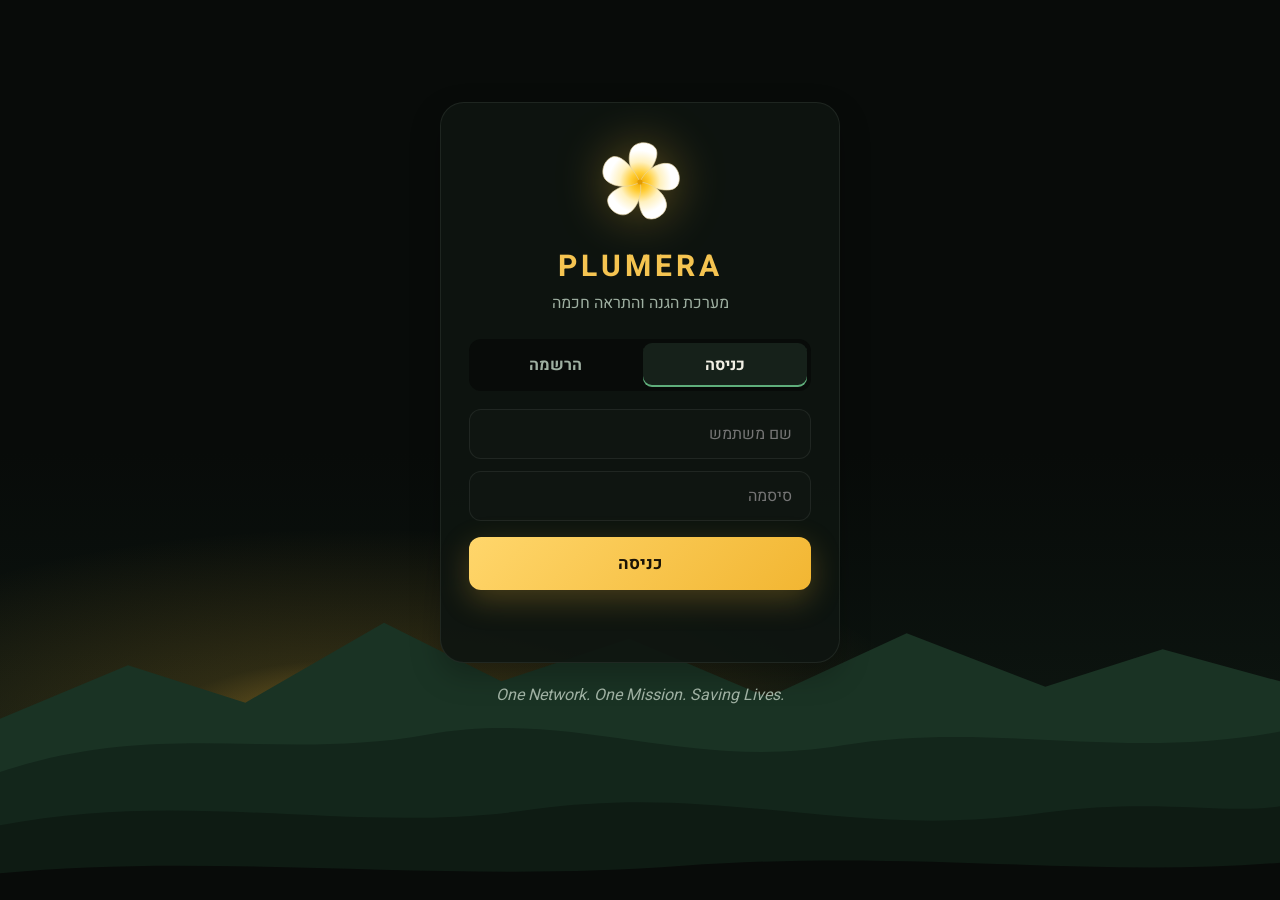
<file: index.html>
<!DOCTYPE html>
<!-- הדף בעברית, והכיוון שלו מימין לשמאל -->
<html lang="he" dir="rtl">
<head>
  <!-- מאפשר להציג עברית ותווים מיוחדים -->
  <meta charset="UTF-8">
  <!-- מתאים את הדף לגודל המסך, גם בטלפון -->
  <meta name="viewport" content="width=device-width, initial-scale=1.0">
  <!-- השם שמופיע בלשונית של הדפדפן -->
  <title>PLUMERA | בית</title>

  <!-- גופן עברי מ-Google Fonts -->
  <link href="https://fonts.googleapis.com/css2?family=Heebo:wght@300;400;500;700;800;900&display=swap" rel="stylesheet">

  <!-- קישור לקובץ העיצוב (משותף לכל ארבעת העמודים) -->
  <link rel="stylesheet" href="FinalProject1.css">

  <!-- הגדרות שהופכות את האתר לאפליקציה שאפשר להוסיף למסך הבית -->
  <link rel="manifest" href="manifest.json">
  <meta name="theme-color" content="#080b09">
  <link rel="icon" href="flower.svg">
  <link rel="apple-touch-icon" href="icon-192.png">
  <meta name="apple-mobile-web-app-capable" content="yes">
  <meta name="apple-mobile-web-app-title" content="PLUMERA">
</head>
<!-- data-page אומר לקובץ ה-JS באיזה עמוד אנחנו -->
<body data-page="home">

  <!-- ========== סרגל עליון וניווט (זהה בכל העמודים) ========== -->
  <header class="topbar">
    <!-- הלוגו: לחיצה עליו מחזירה לעמוד הבית -->
    <a class="logo" href="index.html">
      <img class="logo-icon" src="flower.svg" alt="">
      <div>
        <strong>PLUMERA</strong>
        <small>מערכת הגנה והתראה חכמה</small>
      </div>
    </a>

    <!-- התפריט: כל קישור פותח עמוד אחר. העמוד הנוכחי מסומן ב-active -->
    <nav class="nav">
      <a class="nav-btn active" href="index.html">בית</a>
      <a class="nav-btn" href="alerts.html">התראות בזמן אמת <span class="badge" id="navCount">0</span> <!-- מספר ההתראות הפעילות --></a>
      <a class="nav-btn" href="about.html">אודות</a>
      <a class="nav-btn" href="history.html">היסטוריה</a>
      <!-- המשתמש המחובר וכפתור יציאה. השם מגיע מ-FinalProject1.js -->
      <span class="user-name">👤 <b id="userName"></b></span>
      <button class="nav-btn logout-btn" onclick="logout()">יציאה</button>
    </nav>
  </header>

  <main class="page">

    <!-- ========== עמוד הבית ========== -->
    <div class="hero">
      <div class="hero-text">
        <!-- תגית קטנה מעל הכותרת -->
        <span class="tag">פרויקט גמר · הנדסאי תקשוב וסייבר · התמחות IoT</span>
        <!-- הכותרת הראשית. החלק השני צבוע במעבר צבע -->
        <h1>כשכל שנייה חשובה,<br><span class="gradient">תדעו לפני כולם.</span></h1>
        <p>
          המערכת מתריעה בזמן אמת על פיגועים במרחב הציבורי.
          היא משלבת עמודי מצוקה ברחוב, מצלמות חכמות ודיווחי אזרחים,
          ומראה לכם בדיוק איפה הסכנה ומה המרחק שלה מכם.
        </p>
        <!-- שני כפתורים שפותחים עמודים אחרים -->
        <div class="hero-buttons">
          <a class="btn btn-primary" href="alerts.html">לצפייה בהתראות החיות</a>
          <a class="btn btn-ghost" href="about.html">איך זה עובד?</a>
        </div>
      </div>

      <!-- איור: פרח הפלומריה, הסמל של המערכת, עם טבעות שמתרחבות סביבו -->
      <div class="device">
        <div class="ring"></div>
        <div class="ring ring2"></div>
        <img class="hero-flower" src="flower.svg" alt="פרח פלומריה">
      </div>
    </div>

    <!-- פס עם ארבעה מספרים על הפרויקט -->
    <div class="stats">
      <div class="stat"><b>3</b><span>מקורות מידע שמאמתים כל אירוע</span></div>
      <div class="stat"><b>כולם</b><span>מקבלים כל התראה בזמן אמת</span></div>
      <div class="stat"><b>6</b><span>רכיבים בכל עמוד מצוקה</span></div>
      <div class="stat"><b>0</b><span>זיהוי פנים, פרטיות מלאה</span></div>
    </div>

    <!-- דיווח על פיגוע: מתחיל את כל התהליך של המערכת -->
    <div class="report">
      <div>
        <h2>ראיתם אירוע? דווחו עכשיו</h2>
        <p>לחיצה אחת וזהו: המערכת מזהה את המיקום שלכם ומתריעה מיד בלוח ההתראות.</p>
      </div>
      <div class="report-form">
        <!-- כפתור גדול אחד: מזהה את המיקום ושולח את הדיווח (הפונקציה sendReport ב-FinalProject1.js) -->
        <button id="reportBtn" class="btn btn-primary" style="width: 100%; font-size: 22px; padding: 22px;" onclick="sendReport()">דיווח על פיגוע</button>
      </div>
    </div>

    <!-- הפעלת התראות בטלפון של המשתמש המחובר -->
    <div class="report" style="margin-top: 20px;">
      <div>
        <h2>קבלת התראות לטלפון</h2>
        <p id="joinStatus">לוחצים על הכפתור ומאשרים התראות ומיקום. כל דיווח של חברי המערכת מגיע כהתראה לכל הטלפונים שהפעילו התראות, ובהתראה כתוב כמה האירוע רחוק.</p>
      </div>
      <div class="report-form">
        <button id="joinBtn" class="btn btn-ghost" style="width: 100%;" onclick="joinAlerts()">הפעלת התראות</button>
      </div>
    </div>

    <!-- שלושה כרטיסים: הבעיות שהפרויקט פותר -->
    <h2 class="section-title">למה צריך את זה?</h2>
    <div class="grid">
      <div class="card">
        <div class="icon red">!</div>
        <h3>פערי מידע</h3>
        <p>עובר זמן יקר עד שמתפרסם דיווח רשמי, והרשתות החברתיות לא תמיד מדויקות.</p>
      </div>
      <div class="card">
        <div class="icon amber">?</div>
        <h3>התראות שווא</h3>
        <p>דיווח בודד שלא נבדק יוצר פאניקה מיותרת ופוגע באמון הציבור.</p>
      </div>
      <div class="card">
        <div class="icon blue">→</div>
        <h3>הליכה לכיוון הסכנה</h3>
        <p>בלי מידע בזמן, אנשים עלולים ללכת בדיוק לכיוון האירוע.</p>
      </div>
    </div>

    <!-- ארבעה כרטיסים: היתרונות של המערכת -->
    <h2 class="section-title">מה המערכת נותנת לכם</h2>
    <div class="grid grid-4">
      <div class="card">
        <div class="icon green">✓</div>
        <h3>התראות מאומתות</h3>
        <p>התראה נשלחת לציבור רק אחרי שכמה מקורות אישרו את האירוע.</p>
      </div>
      <div class="card">
        <div class="icon blue">◎</div>
        <h3>מיקום מדויק</h3>
        <p>רואים על המפה איפה האירוע ומה המרחק שלו מכם.</p>
      </div>
      <div class="card">
        <div class="icon red">●</div>
        <h3>עמוד מצוקה בכל רחוב</h3>
        <p>לחיצה אחת על הלחצן שולחת דיווח עם המיקום המדויק של העמוד.</p>
      </div>
      <div class="card">
        <div class="icon amber">◐</div>
        <h3>שומרים על פרטיות</h3>
        <p>המצלמות מזהות התנהגות חריגה, אבל לא מזהות פנים.</p>
      </div>
    </div>

    <!-- ארבעת השלבים של המערכת, מהדיווח ועד ההחלטה -->
    <h2 class="section-title">ארבעה צעדים, שניות ספורות</h2>
    <div class="steps">
      <div class="step"><span>1</span><h3>דיווח</h3><p>עד ראייה לוחץ על לחצן המצוקה בעמוד הקרוב.</p></div>
      <div class="step"><span>2</span><h3>אימות</h3><p>המערכת בודקת מצלמות ודיווחים נוספים מאותו אזור.</p></div>
      <div class="step"><span>3</span><h3>התראה</h3><p>כל המשתמשים מקבלים התראה לטלפון.</p></div>
      <div class="step"><span>4</span><h3>החלטה</h3><p>כל אחד מחליט: להתרחק, לתפוס מחסה או לעזור.</p></div>
    </div>

    <!-- באנר בסוף העמוד, עם הסיסמה של המערכת וקישור לעמוד ההתראות -->
    <div class="cta">
      <h2>רשת אחת. מטרה אחת. הצלת חיים.</h2>
      <p class="motto" dir="ltr">One Network. One Mission. Saving Lives.</p>
      <p>צפו במערכת בפעולה: התראות נכנסות, מאומתות ומטופלות בזמן אמת.</p>
      <a class="btn btn-light" href="alerts.html">למסך ההתראות</a>
    </div>
  </main>

  <!-- תחתית האתר (זהה בכל העמודים) -->
  <footer class="footer">
    <b>PLUMERA</b> · <span dir="ltr">One Network. One Mission. Saving Lives.</span><br>
    רשת אחת. מטרה אחת. הצלת חיים. · פרויקט גמר של נעמה אלבז · תשפ״ז
  </footer>

  <!-- קובץ ה-JavaScript שלנו. תמיד בסוף הדף -->
  <script src="FinalProject1.js"></script>
</body>
</html>
</file>
<file: FinalProject1.css>
/* ========== צבעים כלליים ========== */
/* משתנים של צבעים. משתמשים בהם בכל הקובץ עם var(--שם), וכך משנים צבע במקום אחד */
:root {
  /* צבעים כהים של טבע בלילה, עם הצבעים של פרח הפלומריה:
     ירוק עמוק של יער ועלים, לבן-שמנת של עלי הכותרת, וזהב של מרכז הפרח */
  --bg: #080b09;                       /* רקע האתר: שחור עם נגיעה של ירוק */
  --panel: #0f1511;                    /* רקע הכרטיסים: כמעט שחור */
  --panel2: #16211a;                   /* רקע כרטיס מסומן */
  --line: rgba(220, 235, 220, 0.08);   /* צבע המסגרות הדקות */
  --shadow: 0 12px 30px rgba(0, 0, 0, 0.25); /* צל רך מתחת לכרטיסים */
  --text: #f1efe4;                     /* צבע הטקסט הראשי: לבן-שמנת כמו עלי הכותרת */
  --muted: #9fb0a2;                    /* צבע טקסט משני: ירוק-אפור */
  --gold: #f2b632;                     /* הזהב של מרכז הפרח */
  --gold-dark: #f5c451;                /* זהב בהיר, לטקסט על רקע כהה */
  --yellow: #ffd66b;                   /* צהוב בהיר */
  --leaf: #5fae7b;                     /* הירוק של העלים */
  --red: #ff5a5f;                      /* התראה חדשה */
  --amber: #f0a830;                    /* באימות */
  --blue: #6aa8ff;                     /* מאומת */
  --green: #4cc38a;                    /* הסתיים */
}

/* מאפסים את המרווחים שהדפדפן מוסיף לבד, כדי שהעיצוב ייראה אותו דבר בכל דפדפן */
* {
  margin: 0;
  padding: 0;
  box-sizing: border-box;  /* הרוחב של אלמנט כולל גם את המסגרת והריפוד שלו */
}

/* העיצוב של הדף כולו: גופן, רקע כהה עם שני כתמי אור עדינים (זהב וירוק), וצבע טקסט */
body {
  font-family: "Heebo", Arial, sans-serif;
  background: var(--bg);
  background-image: radial-gradient(circle at 85% 0%, rgba(242, 182, 50, 0.07), transparent 40%),
                    radial-gradient(circle at 0% 60%, rgba(95, 174, 123, 0.09), transparent 45%);
  background-attachment: fixed;  /* הרקע לא זז כשגוללים */
  color: var(--text);
  line-height: 1.6;
}

/* כפתורים ושדות קלט מקבלים את אותו גופן כמו שאר האתר */
button, input, select { font-family: inherit; }

/* קישורים בלי קו תחתון ובצבע של הטקסט (התפריט והכפתורים הם קישורים לעמודים) */
a { color: inherit; text-decoration: none; }

/* ========== סרגל עליון ========== */
/* הסרגל נשאר למעלה גם כשגוללים (sticky), ויש לו רקע שקוף ומטושטש */
.topbar {
  position: sticky;
  top: 0;
  z-index: 10;                     /* מעל שאר התוכן */
  display: flex;                   /* הלוגו והתפריט באותה שורה */
  justify-content: space-between;  /* הלוגו בצד אחד והתפריט בצד השני */
  align-items: center;
  gap: 16px;
  flex-wrap: wrap;                 /* במסך צר עוברים לשורה חדשה */
  padding: 14px 5%;
  background: rgba(8, 11, 9, 0.85);
  backdrop-filter: blur(12px);     /* טשטוש של מה שמאחורי הסרגל */
  border-bottom: 1px solid var(--line);
}

/* הלוגו: האייקון והשם אחד ליד השני */
.logo {
  display: flex;
  align-items: center;
  gap: 12px;
  cursor: pointer;
}
.logo strong { display: block; font-size: 22px; letter-spacing: 3px; color: var(--gold-dark); }
.logo small { color: var(--muted); font-size: 12px; }

/* האייקון של הלוגו: פרח הפלומריה */
.logo-icon { width: 52px; height: 52px; }

/* התפריט: הכפתורים בשורה אחת */
.nav { display: flex; gap: 6px; flex-wrap: wrap; align-items: center; }

/* כפתור בתפריט: בלי רקע ובלי מסגרת, טקסט אפור */
.nav-btn {
  display: inline-block;
  background: none;
  border: none;
  color: var(--muted);
  font-size: 16px;
  padding: 9px 16px;
  border-radius: 10px;
  cursor: pointer;
  transition: 0.2s;  /* השינוי בריחוף קורה בהדרגה */
}
/* כשהעכבר מעל הכפתור */
.nav-btn:hover { color: var(--text); background: var(--panel); }
/* הכפתור של העמוד הנוכחי: רקע וקו אדום למטה */
.nav-btn.active { color: var(--text); font-weight: 700; background: var(--panel2); box-shadow: inset 0 -2px 0 var(--gold); }

/* העיגול האדום עם מספר ההתראות בתפריט */
.badge {
  background: var(--red);
  color: white;
  font-size: 12px;
  font-weight: 700;
  padding: 1px 7px;
  border-radius: 20px;
  margin-right: 4px;
}

/* ========== עמודים ========== */
/* האזור הראשי: ברוחב 90% מהמסך, לא יותר מ-1150 פיקסלים, ובאמצע */
main { width: 90%; max-width: 1150px; margin: 0 auto; padding: 40px 0 60px; }

/* כל עמוד מופיע עם אנימציה כשהוא נפתח */
.page { animation: fadeIn 0.4s ease; }

/* האנימציה: העמוד מופיע בהדרגה ועולה קצת למעלה */
@keyframes fadeIn {
  from { opacity: 0; transform: translateY(12px); }
  to   { opacity: 1; transform: translateY(0); }
}

/* ========== כפתורים ========== */
/* העיצוב המשותף לכל הכפתורים הגדולים */
.btn {
  display: inline-block;
  text-align: center;
  border: none;
  font-size: 17px;
  font-weight: 700;
  padding: 14px 28px;
  border-radius: 12px;
  cursor: pointer;
  transition: 0.2s;
}
/* בריחוף הכפתור עולה קצת */
.btn:hover { transform: translateY(-2px); }
/* כפתור ראשי: מעבר צבע צהוב, כמו מרכז הפרח, עם צל זוהר */
.btn-primary { color: #1b1406; background: linear-gradient(135deg, var(--yellow), var(--gold)); box-shadow: 0 10px 30px rgba(242, 182, 50, 0.25); }
/* כפתור משני: שקוף עם מסגרת */
.btn-ghost { color: var(--text); background: transparent; border: 1px solid rgba(232, 240, 220, 0.22); }
.btn-ghost:hover { background: var(--panel2); }
/* כפתור בצבע שמנת, בשביל הבאנר */
.btn-light { color: var(--bg); background: var(--text); }

/* ========== עמוד בית ========== */
/* החלק העליון: הטקסט בצד אחד והאיור בצד השני */
.hero {
  display: grid;
  grid-template-columns: 1.3fr 1fr;  /* עמודת הטקסט קצת יותר רחבה */
  align-items: center;
  gap: 40px;
  min-height: 70vh;                  /* לפחות 70% מגובה המסך */
  padding: 40px 50px 90px;
  border-radius: 28px;
  border: 1px solid var(--line);
  overflow: hidden;
  /* נוף של הרים וזריחה זהובה בתחתית (landscape.svg), מעל רקע ירוק כהה */
  background: url("landscape.svg") bottom / 100% auto no-repeat,
              linear-gradient(180deg, #0a0e0b, #101812);
}

/* התגית הקטנה "פרויקט גמר" מעל הכותרת */
.tag {
  display: inline-block;
  color: var(--leaf);
  background: rgba(95, 174, 123, 0.1);
  border: 1px solid rgba(95, 174, 123, 0.35);
  padding: 5px 14px;
  border-radius: 20px;
  font-size: 14px;
  margin-bottom: 20px;
}

/* הכותרת הראשית. clamp: הגודל משתנה לפי רוחב המסך, בין 36 ל-62 פיקסלים */
.hero h1 { font-size: clamp(34px, 5vw, 56px); line-height: 1.2; font-weight: 800; margin-bottom: 20px; }

/* טקסט צבעוני במעבר צבע: הרקע הצבעוני "נחתך" לצורת האותיות */
.gradient {
  background: linear-gradient(135deg, var(--yellow), var(--gold));
  -webkit-background-clip: text;
  background-clip: text;
  color: transparent;
}

/* פסקת ההסבר והכפתורים מתחת לכותרת */
.hero p { color: var(--muted); font-size: 19px; max-width: 560px; margin-bottom: 30px; }
.hero-buttons { display: flex; gap: 12px; flex-wrap: wrap; }

/* איור פרח הפלומריה */
/* המיכל של האיור: הפרח והטבעות במרכז */
.device {
  position: relative;
  overflow: hidden;    /* הטבעות לא יוצאות מהמסך בטלפון */
  height: 420px;
  display: flex;
  align-items: center;
  justify-content: center;
}

/* הטבעות הצהובות שמתרחבות סביב הפרח */
.ring {
  position: absolute;  /* מעל הפרח, לא דוחפות אותו */
  width: 260px;
  height: 260px;
  border: 1px solid rgba(242, 182, 50, 0.6);
  border-radius: 50%;  /* עיגול */
  animation: pulse 3s infinite;
}
/* הטבעת השנייה מתחילה באיחור, כדי שהטבעות יבואו אחת אחרי השנייה */
.ring2 { animation-delay: 1.5s; }

/* האנימציה: הטבעת גדלה ונעלמת */
@keyframes pulse {
  from { transform: scale(0.6); opacity: 0.8; }
  to   { transform: scale(1.6); opacity: 0; }
}

/* הפרח עצמו: זוהר זהוב עדין, וצף למעלה ולמטה לאט */
.hero-flower {
  position: relative;
  width: 280px;
  filter: drop-shadow(0 0 40px rgba(242, 182, 50, 0.35));
  animation: float 6s ease-in-out infinite;
}

/* אנימציה של ציפה: הפרח עולה קצת ויורד */
@keyframes float { 50% { transform: translateY(-12px); } }

/* אנימציית הבהוב: באמצע הזמן האלמנט כמעט שקוף (לנקודה של "שידור חי") */
@keyframes blink { 50% { opacity: 0.2; } }

/* פס מספרים */
/* ארבעה מספרים בשורה אחת */
.stats {
  display: grid;
  grid-template-columns: repeat(4, 1fr);  /* ארבע עמודות שוות */
  background: var(--panel);
  border: 1px solid var(--line);
  border-radius: 18px;
  margin: 20px 0 30px;
  box-shadow: var(--shadow);
}
/* כל מספר, עם קו מפריד בצד */
.stat { padding: 26px; text-align: center; border-left: 1px solid var(--line); }
/* לאחרון אין קו מפריד */
.stat:last-child { border-left: none; }
.stat b { display: block; font-size: 40px; font-weight: 900; color: var(--gold-dark); }
.stat span { color: var(--muted); font-size: 15px; }

/* תיבת דיווח על פיגוע */
/* תיבה עם מסגרת צהובה וזוהר: הטקסט בצד אחד והכפתור בצד השני */
.report {
  display: grid;
  grid-template-columns: 1fr 1.3fr;
  align-items: center;
  gap: 24px;
  background: var(--panel);
  border: 1px solid rgba(242, 182, 50, 0.35);
  border-radius: 20px;
  padding: 30px;
  box-shadow: 0 0 40px rgba(242, 182, 50, 0.06);
}
.report h2 { font-size: 28px; font-weight: 800; }
.report p { color: var(--muted); }
/* השדה והכפתור באותה שורה */
.report-form { display: flex; gap: 10px; flex-wrap: wrap; }
/* השדה תופס את כל המקום שנשאר */
.report-form .field { flex: 1; min-width: 180px; }

/* ========== כרטיסים ורשתות ========== */
/* כותרת של כל אזור בעמוד */
.section-title { font-size: 30px; font-weight: 800; margin: 60px 0 24px; }
/* קו ירוק קטן מתחת לכל כותרת, כמו עלה */
.section-title::after { content: ""; display: block; width: 48px; height: 3px; margin-top: 8px; border-radius: 3px; background: var(--leaf); }

/* רשת של כרטיסים: שלושה בשורה */
.grid { display: grid; grid-template-columns: repeat(3, 1fr); gap: 20px; }
/* רשת של ארבעה בשורה */
.grid-4 { grid-template-columns: repeat(4, 1fr); }

/* כרטיס: רקע לבן, מסגרת דקה, צל רך ופינות מעוגלות */
.card {
  background: var(--panel);
  border: 1px solid var(--line);
  border-radius: 18px;
  padding: 26px;
  box-shadow: var(--shadow);
  transition: 0.25s;
}
.card:hover { transform: translateY(-4px); border-color: rgba(95, 174, 123, 0.45); }
/* בריחוף הכרטיס עולה קצת והמסגרת נצבעת בירוק */
.card h3 { font-size: 20px; margin-bottom: 8px; }
.card p { color: var(--muted); }

/* הריבוע הקטן עם הסמל בראש הכרטיס */
.icon {
  width: 46px;
  height: 46px;
  border-radius: 12px;
  display: grid;
  place-items: center;
  font-weight: 900;
  font-size: 20px;
  margin-bottom: 16px;
}
/* צבעים לסמלים: הסמל בצבע מלא, והרקע באותו צבע אבל שקוף */
.icon.red    { color: var(--red);   background: rgba(255, 90, 95, 0.12); }
.icon.amber  { color: var(--amber); background: rgba(242, 182, 50, 0.12); }
.icon.blue   { color: var(--blue);  background: rgba(106, 168, 255, 0.12); }
.icon.green  { color: var(--leaf);  background: rgba(95, 174, 123, 0.12); }

/* שלבים */
/* ארבעה שלבים בשורה */
.steps { display: grid; grid-template-columns: repeat(4, 1fr); gap: 20px; }
/* כל שלב: כרטיס עם קו ירוק למעלה */
.step { position: relative; padding: 26px; border-top: 3px solid var(--leaf); background: var(--panel); border-radius: 0 0 18px 18px; box-shadow: var(--shadow); }
/* מספר השלב: גדול וצהוב שקוף */
.step span { font-size: 44px; font-weight: 900; color: rgba(242, 182, 50, 0.3); }
.step h3 { font-size: 20px; }
.step p { color: var(--muted); }

/* באנר בסוף עמוד הבית */
/* באנר עם נוף של הרים וזריחה, וטקסט באמצע */
.cta {
  color: var(--text);
  border: 1px solid var(--line);
  margin-top: 70px;
  padding: 50px 30px;
  text-align: center;
  border-radius: 24px;
  padding-bottom: 90px;
  background: url("landscape.svg") bottom / 100% auto no-repeat,
              linear-gradient(180deg, #0c110d, #121c15);
}
.cta h2 { font-size: 34px; font-weight: 800; }
.cta p { font-size: 18px; margin: 8px 0 24px; opacity: 0.9; }
/* הסיסמה באנגלית, בצהוב ובאות נטויה */
.cta .motto { color: var(--yellow); font-style: italic; font-weight: 700; font-size: 20px; margin: 4px 0 10px; opacity: 1; }

/* ========== כותרת עמוד פנימי ========== */
/* הכותרת בצד אחד, ובצד השני משהו נוסף (שעון או חיפוש) */
.page-head {
  display: flex;
  justify-content: space-between;
  align-items: flex-end;
  gap: 20px;
  flex-wrap: wrap;
  margin-bottom: 20px;
}
.page-head h1 { font-size: 40px; font-weight: 800; }
.page-head p { color: var(--muted); font-size: 17px; }

/* ההערה הצהובה בראש העמוד, עם מסגרת מקווקוות */
.demo-note {
  color: var(--gold-dark);
  background: rgba(242, 182, 50, 0.07);
  border: 1px dashed rgba(242, 182, 50, 0.4);
  padding: 10px 16px;
  border-radius: 10px;
  font-size: 14px;
  margin-bottom: 20px;
}

/* ========== עמוד התראות ========== */
/* התיבה של "שידור חי" והשעון */
.live-box {
  display: flex;
  align-items: center;
  gap: 10px;
  background: var(--panel);
  border: 1px solid var(--line);
  padding: 10px 18px;
  border-radius: 12px;
  color: var(--red);
  font-weight: 700;
}
/* השעון עצמו, בגופן דיגיטלי */
.live-box b { color: var(--text); font-family: monospace; font-size: 20px; }

/* הנקודה האדומה שמהבהבת ליד "שידור חי" */
.live-dot { width: 10px; height: 10px; border-radius: 50%; background: var(--red); animation: blink 1s infinite; }

/* קופסאות הסיכום. auto-fit: כמה שנכנסות בשורה, כל אחת לפחות 200 פיקסלים */
.summary { display: grid; grid-template-columns: repeat(auto-fit, minmax(200px, 1fr)); gap: 16px; margin-bottom: 24px; }
.sum { background: var(--panel); border: 1px solid var(--line); border-radius: 16px; padding: 18px 22px; box-shadow: var(--shadow); }
.sum b { display: block; font-size: 34px; font-weight: 900; }
.sum span { color: var(--muted); }
/* המספר בכל קופסה בצבע של המצב שלה */
.sum.new b { color: var(--red); }
.sum.checking b { color: var(--amber); }
.sum.confirmed b { color: var(--blue); }

/* רשימת ההתראות והמפה, שתי עמודות אחת ליד השנייה */
.alerts-layout { display: grid; grid-template-columns: 1fr 1fr; gap: 20px; align-items: start; }
/* הכרטיסים ברשימה אחד מתחת לשני */
.alerts-list { display: grid; gap: 14px; }

/* המפה */
/* המפה נשארת במקום כשגוללים את רשימת ההתראות */
.map-box { position: sticky; top: 100px; }
/* הגודל והמסגרת של המפה */
#map { height: 540px; border-radius: 16px; border: 1px solid var(--line); background: var(--bg); }
/* ההסבר הקטן מתחת למפה */
.map-hint { color: var(--muted); font-size: 14px; text-align: center; margin-top: 8px; }
/* הכיתובים על המפה ("אני כאן" וסוג האירוע) */
.leaflet-tooltip { font-family: inherit; font-weight: 700; }
/* המפה בגוונים כהים שמתאימים לאתר */
.leaflet-tile-pane { filter: invert(1) hue-rotate(180deg) brightness(0.85) contrast(0.9) saturate(0.6); }

/* כרטיס התראה: הטקסט בצד אחד והמצב בצד השני, עם פס צבעוני בצד ימין */
.alert {
  display: grid;
  grid-template-columns: 1fr auto;
  gap: 10px 20px;
  background: var(--panel);
  border: 1px solid var(--line);
  border-right: 5px solid var(--red);  /* הפס הצבעוני: אדום להתראה חדשה */
  border-radius: 16px;
  padding: 20px 24px;
  cursor: pointer;
  box-shadow: var(--shadow);
}
/* ההתראה שנבחרה מקבלת מסגרת צהובה */
.alert.selected { outline: 2px solid var(--gold); }
/* צבע הפס לפי המצב: צהוב באימות, כחול מאומת */
.alert.checking { border-right-color: var(--amber); }
.alert.confirmed { border-right-color: var(--blue); }

.alert h3 { font-size: 21px; }
/* פרטי ההתראה (מיקום, מקור, מרחק, שעה) אחד ליד השני */
.alert-info { display: flex; gap: 22px; flex-wrap: wrap; color: var(--muted); font-size: 15px; }
.alert-info b { color: var(--text); font-weight: 500; }
/* הטקסט הקטן של הדיוק ליד המיקום */
.alert-info small, .event-place small { color: var(--muted); font-size: 13px; }

/* התגית של המצב ("התראה חדשה" וכו'). ברירת המחדל אדומה */
.status {
  align-self: start;
  padding: 6px 14px;
  border-radius: 20px;
  font-size: 14px;
  font-weight: 700;
  color: var(--red);
  background: rgba(255, 90, 95, 0.12);
}
/* צבע התגית לפי המצב */
.checking .status { color: var(--amber); background: rgba(242, 182, 50, 0.12); }
.confirmed .status { color: var(--blue); background: rgba(106, 168, 255, 0.12); }

/* ההודעה שמופיעה כשאין התראות או כשהחיפוש לא מצא כלום */
.empty { text-align: center; color: var(--muted); padding: 50px; background: var(--panel); border-radius: 16px; }

/* ========== עמוד אודות ========== */
/* הכרטיס הראשון "מה זה PLUMERA?": הפרח בצד אחד והטקסט בצד השני */
.about-intro { display: flex; align-items: center; gap: 26px; }
.about-flower { width: 110px; flex-shrink: 0; }
.about-intro h2 { font-size: 26px; margin-bottom: 10px; }
.about-intro p { font-size: 18px; }

/* השרטוט של שלושת המקורות עד ההתראה: הכול בשורה אחת */
.flow { display: flex; align-items: center; gap: 16px; flex-wrap: wrap; }
/* שלושת המקורות אחד מתחת לשני */
.flow-sources { display: grid; gap: 12px; flex: 1.3; min-width: 240px; }
/* כל תיבה בשרטוט */
.flow-box {
  flex: 1;
  min-width: 180px;
  background: var(--panel);
  border: 1px solid var(--line);
  border-radius: 14px;
  padding: 16px 18px;
  font-weight: 700;
  font-size: 18px;
}
/* ההסבר הקטן בתוך כל תיבה */
.flow-box small { display: block; color: var(--muted); font-weight: 400; font-size: 14px; }
/* תיבת האימות במסגרת צהובה */
.flow-box.main { border-color: var(--gold); }
/* תיבת ההתראה לציבור בירוק */
.flow-box.final { border-color: var(--leaf); background: rgba(95, 174, 123, 0.1); }
/* החצים בין התיבות */
.flow-arrow { font-size: 30px; color: var(--muted); }

/* כרטיסי הרכיבים עם קו ירוק למעלה */
.part { border-top: 3px solid var(--leaf); }


/* פרטי ההגשה בסוף העמוד, בכמה עמודות */
.credits {
  display: grid;
  grid-template-columns: repeat(auto-fit, minmax(170px, 1fr));
  gap: 20px;
  margin-top: 60px;
}
.credits small { display: block; color: var(--muted); }
.credits b { font-size: 17px; }

/* ========== עמוד היסטוריה ========== */
/* עיצוב משותף לשדות: תיבת החיפוש והרשימה הנפתחת בדיווח */
.field {
  background: var(--panel);
  border: 1px solid var(--line);
  color: var(--text);
  font-size: 16px;
  padding: 12px 18px;
  border-radius: 12px;
}
/* כשלוחצים על שדה, המסגרת נצבעת בצהוב */
.field:focus { outline: none; border-color: var(--gold); }
/* הרוחב של תיבת החיפוש */
.search { width: 300px; max-width: 100%; }

/* רשת כרטיסי האירועים. כמה שנכנסים בשורה, כל אחד לפחות 330 פיקסלים */
.history-list { display: grid; grid-template-columns: repeat(auto-fill, minmax(330px, 1fr)); gap: 18px; }

/* כרטיס אירוע */
.event { background: var(--panel); border: 1px solid var(--line); border-radius: 18px; padding: 22px; box-shadow: var(--shadow); }
/* השורה העליונה: מספר האירוע ותגית "הסתיים" */
.event-top { display: flex; justify-content: space-between; align-items: center; margin-bottom: 6px; }
.event-id { color: var(--muted); }
/* התגית הירוקה "הסתיים" */
.ended { color: var(--green); background: rgba(76, 195, 138, 0.12); padding: 3px 12px; border-radius: 20px; font-size: 13px; font-weight: 700; }
.event h3 { font-size: 20px; }
/* המקום של האירוע, בצהוב כהה */
.event-place { color: var(--gold-dark); margin-bottom: 14px; }

/* טבלת הפרטים: שתי עמודות, שם הפרט והערך שלו */
.event-table { display: grid; grid-template-columns: auto 1fr; gap: 4px 16px; font-size: 15px; margin-bottom: 14px; }
.event-table span { color: var(--muted); }

/* התקציר בתחתית הכרטיס, עם קו מפריד מעליו */
.event p { color: var(--muted); font-size: 15px; border-top: 1px solid var(--line); padding-top: 12px; }

/* ========== תחתית ========== */
/* השורה בתחתית האתר */
.footer { text-align: center; color: var(--muted); padding: 30px; border-top: 1px solid var(--line); font-size: 14px; line-height: 1.9; }
.footer b { color: var(--gold-dark); letter-spacing: 2px; }

/* ========== מסכים קטנים (טלפון) ========== */
/* הכללים כאן פועלים רק כשהמסך צר מ-850 פיקסלים (טאבלט וטלפון) */
@media (max-width: 850px) {
  .hero, .report { grid-template-columns: 1fr; }               /* עמודה אחת במקום שתיים */
  .hero { text-align: center; }
  .hero p { margin: 0 auto 30px; }
  .hero-buttons { justify-content: center; }
  .device { height: 340px; }                                    /* איור קטן יותר */
  .hero-flower { width: 200px; }
  .hero { padding: 30px 20px 80px; }
  .about-intro { flex-direction: column; text-align: center; }  /* הפרח מעל הטקסט */
  .stats, .grid, .grid-4, .steps { grid-template-columns: 1fr 1fr; }  /* שניים בשורה */
  .stat { border-left: none; }
  .flow-arrow { transform: rotate(-90deg); margin: 0 auto; }    /* החצים מצביעים למטה */
  .alerts-layout { grid-template-columns: 1fr; }                /* המפה מעל הרשימה */
  .map-box { position: static; order: -1; }
  #map { height: 320px; }
}

/* הכללים כאן פועלים רק כשהמסך צר מ-520 פיקסלים (טלפון) */
@media (max-width: 520px) {
  .stats, .grid, .grid-4, .steps { grid-template-columns: 1fr; }  /* אחד בשורה */
  .topbar { justify-content: center; }
  .alert { grid-template-columns: 1fr; }                          /* המצב מתחת לטקסט */
  .status { justify-self: start; }
}

/* ========== המשתמש המחובר בסרגל העליון ========== */
.user-name { color: var(--muted); font-size: 14px; padding: 0 10px; }
.user-name b { color: var(--leaf); }
.logout-btn { border: 1px solid var(--line); }

/* ========== עמוד הכניסה וההרשמה ========== */
/* הרקע: הנוף של ההרים בתחתית המסך */
.login-page {
  min-height: 100vh;
  background: url("landscape.svg") bottom / 100% auto no-repeat, var(--bg);
}

/* מרכז המסך */
.login-wrap {
  min-height: 100vh;
  display: flex;
  flex-direction: column;
  align-items: center;
  justify-content: center;
  padding: 30px 16px 120px;
}

/* הכרטיס של הטופס */
.login-card {
  width: 100%;
  max-width: 400px;
  text-align: center;
  background: rgba(15, 21, 17, 0.92);
  border: 1px solid var(--line);
  border-radius: 24px;
  padding: 34px 28px;
  box-shadow: var(--shadow);
}
.login-flower { width: 90px; filter: drop-shadow(0 0 24px rgba(242, 182, 50, 0.35)); }
.login-card h1 { color: var(--gold-dark); letter-spacing: 4px; font-size: 30px; margin-top: 8px; }
.login-sub { color: var(--muted); margin-bottom: 22px; }

/* שתי הלשוניות: כניסה / הרשמה */
.login-tabs { display: flex; gap: 6px; background: var(--bg); border-radius: 12px; padding: 4px; margin-bottom: 18px; }
.login-tabs button {
  flex: 1;
  border: none;
  background: none;
  color: var(--muted);
  font-size: 16px;
  font-weight: 700;
  padding: 10px;
  border-radius: 9px;
  cursor: pointer;
}
.login-tabs button.active { color: var(--text); background: var(--panel2); box-shadow: inset 0 -2px 0 var(--leaf); }

/* השדות והכפתור אחד מתחת לשני */
.login-card form { display: flex; flex-direction: column; gap: 12px; }
/* הטופס שלא בשימוש מוסתר */
.login-card form[hidden] { display: none; }
.login-card .btn { width: 100%; margin-top: 4px; }

/* הודעת שגיאה או מצב */
.login-status { color: var(--gold-dark); min-height: 24px; margin-top: 14px; font-size: 15px; }
.login-motto { color: var(--muted); font-style: italic; margin-top: 20px; }
</file>
